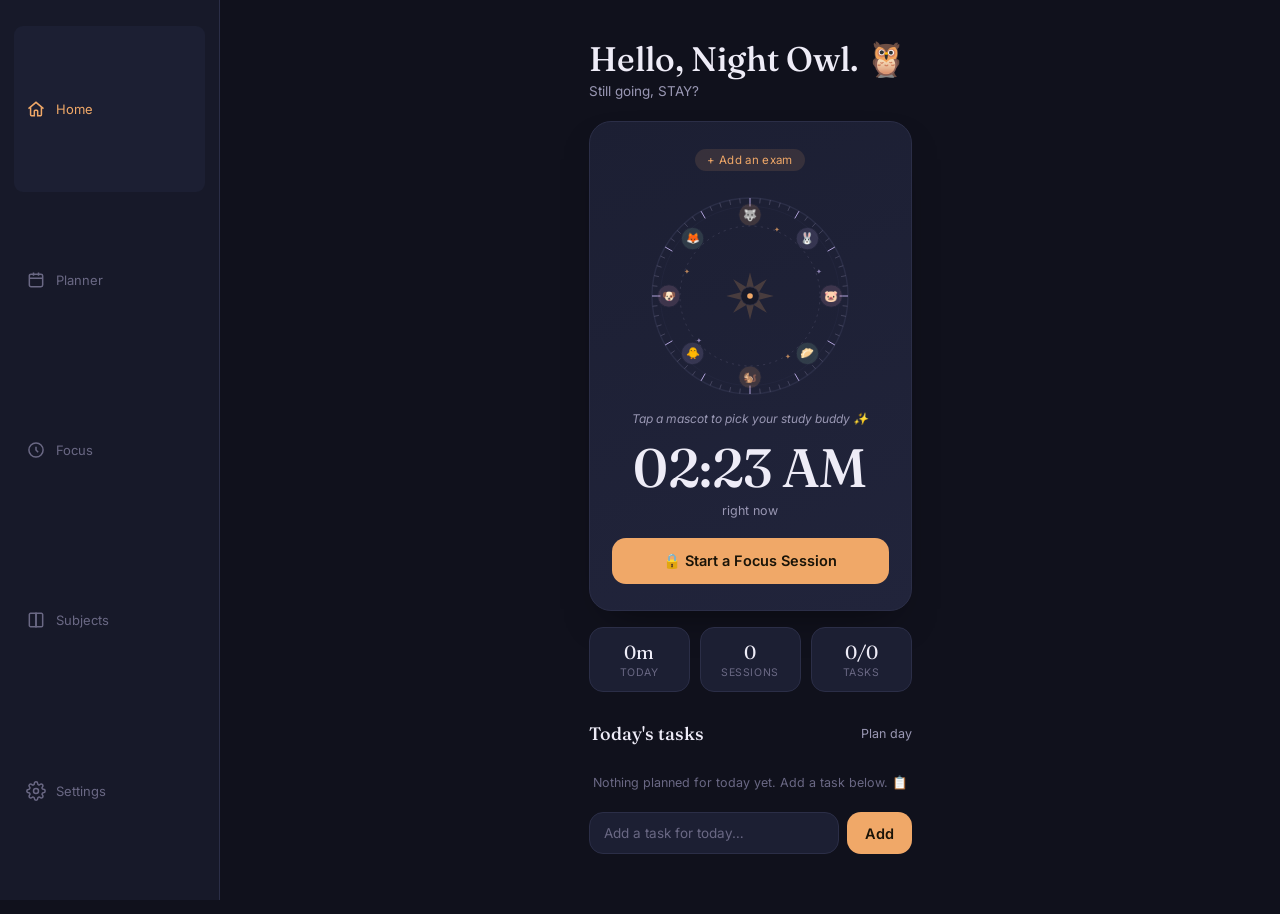
<file: index.html>
<!DOCTYPE html>
<html lang="en">
<head>
<meta charset="UTF-8">
<meta name="viewport" content="width=device-width, initial-scale=1, viewport-fit=cover">
<title>STAY Room — Study, Focus, Grow</title>
<meta name="theme-color" content="#10111c">
<link rel="manifest" href="manifest.json">
<link rel="icon" href="icon-192.png">
<link rel="apple-touch-icon" href="icon-192.png">
<link rel="stylesheet" href="style.css">
</head>
<body data-theme="dark">
<div id="rotatePrompt">
  <div class="rotate-icon">📱↻</div>
  <p>STAY Room is made for landscape.<br>Rotate your device to continue 🔄</p>
</div>

<div id="app">

  <!-- ============ SIDE / BOTTOM NAV ============ -->
  <nav id="bottomNav">
    <button class="nav-item active" data-view="home">
      <svg viewBox="0 0 24 24" fill="none" stroke="currentColor" stroke-width="1.8"><path d="M3 11.5 12 4l9 7.5"/><path d="M5.5 10v9a1 1 0 0 0 1 1H10v-5.5a1 1 0 0 1 1-1h2a1 1 0 0 1 1 1V20h3.5a1 1 0 0 0 1-1v-9"/></svg>
      <span>Home</span>
    </button>
    <button class="nav-item" data-view="planner">
      <svg viewBox="0 0 24 24" fill="none" stroke="currentColor" stroke-width="1.8"><rect x="4" y="5" width="16" height="15" rx="2"/><path d="M4 10h16M9 3v4M15 3v4"/></svg>
      <span>Planner</span>
    </button>
    <button class="nav-item" data-view="focus">
      <svg viewBox="0 0 24 24" fill="none" stroke="currentColor" stroke-width="1.8"><circle cx="12" cy="12" r="8.5"/><path d="M12 8v4l2.6 2.6"/></svg>
      <span>Focus</span>
    </button>
    <button class="nav-item" data-view="subjects">
      <svg viewBox="0 0 24 24" fill="none" stroke="currentColor" stroke-width="1.8"><path d="M4 5.5A1.5 1.5 0 0 1 5.5 4H12v16H5.5A1.5 1.5 0 0 1 4 18.5v-13Z"/><path d="M20 5.5A1.5 1.5 0 0 0 18.5 4H12v16h6.5a1.5 1.5 0 0 0 1.5-1.5v-13Z"/></svg>
      <span>Subjects</span>
    </button>
    <button class="nav-item" data-view="settings">
      <svg viewBox="0 0 24 24" fill="none" stroke="currentColor" stroke-width="1.8"><circle cx="12" cy="12" r="3"/><path d="M19.4 15a1.65 1.65 0 0 0 .33 1.82l.06.06a2 2 0 1 1-2.83 2.83l-.06-.06a1.65 1.65 0 0 0-1.82-.33 1.65 1.65 0 0 0-1 1.51V21a2 2 0 1 1-4 0v-.09a1.65 1.65 0 0 0-1.08-1.51 1.65 1.65 0 0 0-1.82.33l-.06.06a2 2 0 1 1-2.83-2.83l.06-.06a1.65 1.65 0 0 0 .33-1.82 1.65 1.65 0 0 0-1.51-1H3a2 2 0 1 1 0-4h.09a1.65 1.65 0 0 0 1.51-1.08 1.65 1.65 0 0 0-.33-1.82l-.06-.06a2 2 0 1 1 2.83-2.83l.06.06a1.65 1.65 0 0 0 1.82.33H9a1.65 1.65 0 0 0 1-1.51V3a2 2 0 1 1 4 0v.09a1.65 1.65 0 0 0 1 1.51 1.65 1.65 0 0 0 1.82-.33l.06-.06a2 2 0 1 1 2.83 2.83l-.06.06a1.65 1.65 0 0 0-.33 1.82V9a1.65 1.65 0 0 0 1.51 1H21a2 2 0 1 1 0 4h-.09a1.65 1.65 0 0 0-1.51 1Z"/></svg>
      <span>Settings</span>
    </button>
  </nav>

  <div style="flex:1; display:flex; flex-direction:column;">
    <!-- ============ TOP HERO (mobile only) ============ -->
    <div class="top-hero">
      <img src="stay-room-bg.jpg" alt="">
      <div class="top-hero-content">
        <div class="brand-mark"><span class="dot"></span><span>STAY ROOM</span></div>
        <div class="mode-chip" id="modeChipTop">⭐ STAY Mode</div>
      </div>
    </div>

    <main>

      <!-- ============ HOME VIEW ============ -->
      <section class="view active" id="view-home">
        <div class="greeting">
          <h1 id="greetingText">Good evening, STAY.</h1>
          <p id="dateText">Loading date…</p>
        </div>

        <div class="focus-card">
          <span class="subj-tag" id="nextExamTag" style="cursor:pointer;">No exam added yet</span>

          <div class="compass-wrap">
            <svg id="compassSvg" viewBox="0 0 300 300" class="compass-svg" aria-hidden="true">
              <circle class="compass-ring-outer" cx="150" cy="150" r="140"/>
              <circle class="compass-ring-inner" cx="150" cy="150" r="128"/>
              <g id="compassTicks"></g>

              <!-- dashed starry orbit -->
              <circle class="compass-orbit" cx="150" cy="150" r="100"/>
              <g class="orbit-stars">
                <text x="184.2" y="59" class="orbit-star amber">✦</text>
                <text x="244.0" y="118.8" class="orbit-star lav">✦</text>
                <text x="200" y="239.6" class="orbit-star amber">✦</text>
                <text x="73.4" y="217.3" class="orbit-star lav">✦</text>
                <text x="56.0" y="118.8" class="orbit-star amber">✦</text>
              </g>

              <!-- central star core -->
              <path class="compass-star" d="M150,116 L155.4,137.1 L174.0,126.0 L162.9,144.6 L184,150 L162.9,155.4 L174.0,174.0 L155.4,162.9 L150,184 L144.6,162.9 L126.0,174.0 L137.1,155.4 L116,150 L137.1,144.6 L126.0,126.0 L144.6,137.1 Z"/>
              <circle class="compass-star-core" cx="150" cy="150" r="13"/>

              <g id="compassNodes"></g>

              <g id="compassHands">
                <g id="hourHand" class="hand hour-hand"><path d="M150,150 L144.5,129 L150,96 L155.5,129 Z"/></g>
                <g id="minuteHand" class="hand minute-hand"><path d="M150,150 L146.5,118 L150,66 L153.5,118 Z"/></g>
                <line id="secondHand" class="hand second-hand" x1="150" y1="150" x2="150" y2="58"/>
              </g>
              <circle cx="150" cy="150" r="4" class="hand-pivot"/>
            </svg>
          </div>
          <div class="buddy-quote" id="buddyQuote">Tap a mascot to pick your study buddy ✨</div>

          <div class="big-time" id="liveClock">--:--</div>
          <div class="sub-label">right now</div>
          <button class="btn-primary" data-goto="focus">🔒 Start a Focus Session</button>
        </div>

        <div class="exam-editor" id="examEditor" style="display:none;">
          <span class="field-label">Exam name</span>
          <input class="text-input" id="examLabelInput" placeholder="e.g. Chemistry Board Exam">
          <span class="field-label" style="margin-top:12px;">Exam date</span>
          <input class="text-input" id="examDateInput" type="date">
          <div style="display:flex; gap:8px; margin-top:14px;">
            <button class="btn-primary" style="margin:0;" id="examSaveBtn">Save</button>
            <button class="focus-btn" id="examRemoveBtn">Remove</button>
          </div>
        </div>

        <div class="stat-row">
          <div class="stat-pill"><div class="n" id="statToday">0m</div><div class="l">Today</div></div>
          <div class="stat-pill"><div class="n" id="statSessions">0</div><div class="l">Sessions</div></div>
          <div class="stat-pill"><div class="n" id="statTasks">0/0</div><div class="l">Tasks</div></div>
        </div>

        <div class="section-head">
          <h2>Today's tasks</h2>
          <button data-goto="planner">Plan day</button>
        </div>
        <div id="taskList"></div>
        <div style="display:flex; gap:8px; margin-top:4px;">
          <input class="text-input" id="quickTaskInput" placeholder="Add a task for today…">
          <button class="btn-primary" style="width:auto; padding:0 18px; margin:0;" id="quickTaskAdd">Add</button>
        </div>
      </section>

      <!-- ============ FOCUS VIEW ============ -->
      <section class="view" id="view-focus">
        <div class="greeting"><h1>Focus Room</h1><p>Set it up, then disappear into it.</p></div>

        <div class="focus-setup">
          <div>
            <span class="field-label">Subject</span>
            <input class="text-input" id="focusSubject" placeholder="e.g. Physics">
          </div>
          <div>
            <span class="field-label">Topic / goal (optional)</span>
            <input class="text-input" id="focusTopic" placeholder="e.g. Electrostatics — finish NCERT Qs">
          </div>
          <div>
            <span class="field-label">Duration</span>
            <div class="chip-row" id="durationChips">
              <button class="chip" data-min="15">15 min</button>
              <button class="chip" data-min="25">25 min</button>
              <button class="chip selected" data-min="45">45 min</button>
              <button class="chip" data-min="60">60 min</button>
              <button class="chip" data-min="90">90 min</button>
            </div>
          </div>
          <div>
            <span class="field-label">Study audio</span>
            <div class="chip-row" id="audioChips">
              <button class="chip selected" data-audio="silent">🔇 Silent</button>
              <button class="chip" data-audio="loud">🔊 Loud study</button>
              <button class="chip" data-audio="own">🎧 My own music</button>
            </div>
          </div>

          <div>
            <span class="field-label">Ambient sounds</span>
            <div class="ambient-sliders">
              <div class="ambient-row">
                <span>🌧️ Gentle rain</span>
                <input type="range" id="rainVolume" min="0" max="100" value="0">
              </div>
              <div class="ambient-row">
                <span>✨ Deep space hum</span>
                <input type="range" id="spaceVolume" min="0" max="100" value="0">
              </div>
              <div class="ambient-row">
                <span>☕ Café ambiance</span>
                <input type="range" id="cafeVolume" min="0" max="100" value="0">
              </div>
            </div>
          </div>

          <button class="btn-primary" id="beginFocusBtn">Begin Session</button>
        </div>
      </section>

      <!-- ============ SUBJECTS VIEW ============ -->
      <section class="view" id="view-subjects">
        <div class="greeting"><h1>Subjects</h1><p>Your subjects, your system — add whatever you're studying.</p></div>

        <div style="display:flex; gap:8px; margin:18px 0;">
          <input class="text-input" id="subjectInput" placeholder="Add a subject…">
          <button class="btn-primary" style="width:auto; padding:0 18px; margin:0;" id="subjectAdd">Add</button>
        </div>

        <div id="subjectList"></div>
      </section>

      <!-- ============ PLANNER VIEW ============ -->
      <section class="view" id="view-planner">
        <div class="greeting"><h1>Planner</h1><p>Plan just today, in four easy parts. If the day changes, plan again, not start over.</p></div>

        <div class="date-bar">
          <button class="icon-btn" id="datePrev" aria-label="Previous day">‹</button>
          <input type="date" class="text-input date-input" id="dateInput">
          <button class="icon-btn" id="dateNext" aria-label="Next day">›</button>
          <button class="chip" id="dateToday">Today</button>
        </div>
        <div class="date-line" id="dateLine"></div>

        <div class="card-lite">
          <span class="field-label">Energy today</span>
          <div class="chip-row" id="energyChips">
            <button class="chip" data-energy="low">🌱 Low</button>
            <button class="chip" data-energy="medium">⚡ Medium</button>
            <button class="chip" data-energy="high">🔥 High</button>
            <button class="chip" id="restToggle">🛌 Rest day</button>
          </div>
          <div class="energy-note" id="energyNote"></div>
        </div>

        <div class="card-lite">
          <span class="field-label">Add to your plan</span>
          <input class="text-input" id="planTitle" placeholder="e.g. Revise Electrostatics">
          <div class="composer-row">
            <select class="text-input" id="planSection" aria-label="Part of the day"></select>
            <select class="text-input" id="planSize" aria-label="Task length">
              <option value="short">Short · 15m</option>
              <option value="medium" selected>Medium · 30m</option>
              <option value="long">Long · 1h</option>
            </select>
          </div>
          <div class="composer-row">
            <select class="text-input" id="planKind" aria-label="Type">
              <option value="task">Task</option>
              <option value="revision">Revision</option>
              <option value="assignment">Assignment</option>
            </select>
            <select class="text-input" id="planSubject" aria-label="Subject"></select>
          </div>
          <div id="planDeadlineRow" style="display:none; margin-top:8px;">
            <span class="field-label">Deadline</span>
            <input type="date" class="text-input" id="planDeadline">
          </div>
          <button class="btn-primary" id="planAddBtn" style="margin-top:12px;">Add to plan</button>
        </div>

        <div id="sectionList" style="margin-top:14px;"></div>

        <div class="section-head"><h2>📌 Pending</h2></div>
        <div id="pendingList"></div>

        <div class="section-head"><h2>📅 Deadlines</h2></div>
        <div id="deadlineList"></div>

        <div class="section-head"><h2>📔 Diary and reflection</h2></div>
        <div class="card-lite">
          <span class="field-label">How was today?</span>
          <div class="mood-row" id="moodRow"></div>
          <span class="field-label" style="margin-top:14px;">What happened today</span>
          <textarea class="text-input diary-text" id="diaryHappened" rows="3" placeholder="A few lines is plenty…"></textarea>
          <span class="field-label" style="margin-top:12px;">One thing I'm grateful for</span>
          <textarea class="text-input diary-text" id="diaryGrateful" rows="2"></textarea>
          <span class="field-label" style="margin-top:12px;">What I'd like to improve tomorrow</span>
          <textarea class="text-input diary-text" id="diaryImprove" rows="2"></textarea>
        </div>

        <div class="section-head"><h2>🌱 Gentle progress</h2></div>
        <div class="card-lite" id="progressCard"></div>
      </section>

      <!-- ============ SETTINGS VIEW ============ -->
      <section class="view" id="view-settings">
        <div class="greeting"><h1>Settings</h1><p>Made with 🌷, kept on your device.</p></div>

        <div class="settings-group" style="margin-top:18px;">
          <div class="settings-row">
            <div>
              <div class="settings-row-label">STAY Mode ⭐</div>
              <div class="settings-row-desc">Fandom flavor: themes, mascots, easter eggs</div>
            </div>
            <button class="toggle on" id="toggleStayMode"></button>
          </div>
          <div class="settings-row">
            <div>
              <div class="settings-row-label">Light appearance</div>
              <div class="settings-row-desc">Switch off Night Study for a lighter look</div>
            </div>
            <button class="toggle" id="toggleTheme"></button>
          </div>
        </div>

        <div class="settings-group">
          <div class="settings-row">
            <div>
              <div class="settings-row-label">Your name</div>
              <div class="settings-row-desc">Used only for your greeting</div>
            </div>
            <input class="text-input" id="nameInput" style="width:120px; padding:8px 10px; text-align:right;" placeholder="STAY">
          </div>
        </div>

        <div class="settings-group">
          <div class="settings-row">
            <div>
              <div class="settings-row-label">Export my data</div>
              <div class="settings-row-desc">Download a backup file</div>
            </div>
            <button id="exportBtn" style="font-size:13px; color:var(--amber); font-weight:600;">Export</button>
          </div>
          <div class="settings-row">
            <div>
              <div class="settings-row-label">Clear my data</div>
              <div class="settings-row-desc">Removes everything stored on this device</div>
            </div>
            <button class="danger-btn" id="clearDataBtn">Clear</button>
          </div>
        </div>

        <p class="settings-note">🔏 Your study data — tasks, subjects, sessions, notes — stays stored locally on this device. Nothing is uploaded to a server. This is an independent fan-made project and is not affiliated with, endorsed by, or officially connected to Stray Kids or JYP Entertainment.</p>

        <div class="section-head" style="margin-top:26px;"><h2>🌷 About the Creator</h2></div>
        <div class="creator-card">
          <div class="creator-avatar">🌸</div>
          <p class="creator-hi">Hiii!! I'm Tulika (aka Tuli 🌸)</p>
          <p class="creator-bio">I made STAY ROOM as a little fan-made project for STAYs. 🐰💗</p>
          <div class="creator-links">
            <a href="https://youtube.com/@minberrydiary?si=9-ykiPeArmCa72M3" target="_blank" rel="noopener">📺 YouTube — @minberrydiary</a>
            <a href="https://www.tiktok.com/@_.minberry_" target="_blank" rel="noopener">📱 TikTok — @_.minberry_</a>
            <a href="https://www.instagram.com/changbins_big.bakery" target="_blank" rel="noopener">📸 Instagram — @changbins_big.bakery</a>
            <a href="https://www.instagram.com/.minberry" target="_blank" rel="noopener">📸 Instagram (personal) — @.minberry</a>
          </div>
          <p class="creator-sign">Made with a little creativity, a lot of STAY love, and one very determined Tulika. 🌷💗</p>
        </div>

        <div class="version-tag">STAY ROOM · v1.0.0</div>
      </section>

    </main>
  </div>
</div>

<!-- ============ DEEP FOCUS OVERLAY ============ -->
<div id="focusOverlay">
  <button class="focus-exit" id="exitFocusBtn">End session ✕</button>
  <div class="focus-subject" id="ofSubject">SUBJECT</div>
  <div class="focus-topic" id="ofTopic">Topic</div>
  <div class="focus-timer" id="ofTimer">45:00</div>
  <div class="focus-bar"><div class="focus-bar-fill" id="ofBar"></div></div>
  <div class="focus-controls">
    <button class="focus-btn" id="ofPauseBtn">Pause</button>
    <button class="focus-btn primary" id="ofFinishBtn">Finish early</button>
  </div>
</div>

<!-- ============ SHEETS ============ -->
<div class="sheet-backdrop" id="moveSheet">
  <div class="sheet">
    <div class="sheet-title" id="moveTitle">Plan again</div>
    <p class="sheet-sub">Where should it go? The day keeps going. ✨</p>
    <div id="moveOptions"></div>
    <div class="move-date">
      <input type="date" class="text-input" id="moveDate">
      <button class="sheet-option" id="moveDateBtn" style="margin:0; width:auto; white-space:nowrap;">📅 Another day</button>
    </div>
    <button class="sheet-option" id="movePendingBtn">📌 Leave in pending</button>
    <button class="sheet-cancel" data-close-sheet="moveSheet">Cancel</button>
  </div>
</div>

<div class="sheet-backdrop" id="editTaskSheet">
  <div class="sheet">
    <div class="sheet-title">Edit task</div>
    <input class="text-input" id="etTitle" placeholder="Task name">
    <div class="composer-row">
      <select class="text-input" id="etSize">
        <option value="short">Short · 15m</option>
        <option value="medium">Medium · 30m</option>
        <option value="long">Long · 1h</option>
      </select>
      <select class="text-input" id="etKind">
        <option value="task">Task</option>
        <option value="revision">Revision</option>
        <option value="assignment">Assignment</option>
      </select>
    </div>
    <div class="composer-row"><select class="text-input" id="etSubject"></select></div>
    <span class="field-label" style="margin-top:10px;">Deadline (optional)</span>
    <input type="date" class="text-input" id="etDeadline">
    <button class="btn-primary" id="etSave">Save</button>
    <button class="sheet-cancel" data-close-sheet="editTaskSheet">Cancel</button>
  </div>
</div>

<div class="sheet-backdrop" id="editSectionSheet">
  <div class="sheet">
    <div class="sheet-title">Edit this part of the day</div>
    <p class="sheet-sub">Wake up late? Rename it and shift the start time. It's your day.</p>
    <div class="composer-row">
      <input class="text-input" id="esEmoji" maxlength="4" style="max-width:70px; text-align:center;" placeholder="☀️">
      <input class="text-input" id="esName" placeholder="Name">
    </div>
    <span class="field-label" style="margin-top:10px;">Ideas for this part</span>
    <input class="text-input" id="esHint" placeholder="Wake up · Breakfast · Study">
    <span class="field-label" style="margin-top:10px;">Starts around (hour, 0 to 23)</span>
    <input class="text-input" id="esStart" type="number" min="0" max="23">
    <button class="btn-primary" id="esSave">Save</button>
    <button class="sheet-cancel" id="esReset">Reset all four to defaults</button>
    <button class="sheet-cancel" data-close-sheet="editSectionSheet">Cancel</button>
  </div>
</div>

<div id="toast"></div>

<script src="app.js"></script>
</body>
</html>
</file>
<file: style.css>
@import url('https://fonts.googleapis.com/css2?family=Fraunces:opsz,wght@9..144,400;9..144,500;9..144,600&family=Inter:wght@400;500;600;700&display=swap');

:root{
  --bg: #10111c;
  --bg-elevated: #171929;
  --card: #1c1f33;
  --card-soft: #21243b;
  --border: #2b2e47;
  --text: #eeecf7;
  --text-dim: #9997b3;
  --text-faint: #6a6884;
  --amber: #f0a868;
  --amber-dim: #a97b52;
  --lavender: #b6a6e0;
  --pink: #e2a0c2;
  --green: #8fc9a9;
  --danger: #e08a8a;
  --radius-lg: 22px;
  --radius-md: 14px;
  --radius-sm: 9px;
  --shadow: 0 18px 40px -20px rgba(0,0,0,0.55);
  --font-display: 'Fraunces', serif;
  --font-body: 'Inter', sans-serif;
}

[data-theme="light"]{
  --bg: #f3efe6;
  --bg-elevated: #ffffff;
  --card: #ffffff;
  --card-soft: #ece5d6;
  --border: #ddd4c0;
  --text: #241f2e;
  --text-dim: #6b6478;
  --text-faint: #9a94a8;
  --amber: #c97a3a;
  --amber-dim: #e0a868;
  --lavender: #7a63b8;
  --shadow: 0 18px 40px -24px rgba(80,60,30,0.35);
}

*{box-sizing:border-box; margin:0; padding:0;}
html,body{height:100%;}
body{
  font-family: var(--font-body);
  background: var(--bg);
  color: var(--text);
  -webkit-font-smoothing: antialiased;
  overflow-x: hidden;
  transition: background .35s ease, color .35s ease;
}
button{font-family:inherit; cursor:pointer; border:none; background:none; color:inherit;}
input, select{font-family:inherit; color:inherit;}
::selection{background: var(--amber); color:#10111c;}
@media (prefers-reduced-motion: reduce){
  *{animation-duration:.001ms !important; transition-duration:.001ms !important;}
}

/* ---------- Rotate prompt (phones only) ---------- */
#rotatePrompt{
  display:none;
}
@media (max-width: 900px) and (orientation: portrait){
  #rotatePrompt{
    display:flex; flex-direction:column; align-items:center; justify-content:center;
    position:fixed; inset:0; z-index:999;
    background: var(--bg); color: var(--text); text-align:center; padding: 40px;
  }
  #app{ display:none; }
}
#rotatePrompt .rotate-icon{
  font-size: 40px; margin-bottom: 16px;
  animation: rotateHint 1.8s ease-in-out infinite;
}
#rotatePrompt p{ font-size: 14px; color: var(--text-dim); line-height:1.6; }
@keyframes rotateHint{
  0%, 100%{ transform: rotate(0deg); }
  50%{ transform: rotate(-90deg); }
}

/* ---------- App shell ---------- */
#app{
  max-width: 1180px;
  margin: 0 auto;
  min-height: 100vh;
  display: flex;
  flex-direction: column;
}

.top-hero{
  position: relative;
  overflow: hidden;
  border-radius: 0 0 var(--radius-lg) var(--radius-lg);
  min-height: 180px;
}
.top-hero img{
  width:100%; height:100%; object-fit: cover;
  position:absolute; inset:0;
  filter: brightness(.55) saturate(1.05);
}
.top-hero::after{
  content:"";
  position:absolute; inset:0;
  background: linear-gradient(180deg, rgba(16,17,28,0.15) 0%, var(--bg) 96%);
}
.top-hero-content{
  position:relative; z-index:2;
  padding: 18px 20px 40px;
  display:flex; align-items:center; justify-content:space-between;
}
.brand-mark{
  display:flex; align-items:center; gap:10px;
}
.brand-mark .dot{
  width:8px; height:8px; border-radius:50%;
  background: var(--amber);
  box-shadow: 0 0 10px 2px var(--amber);
}
.brand-mark span{
  font-family: var(--font-display);
  font-size: 15px;
  letter-spacing: .04em;
  color: var(--text);
}
.mode-chip{
  font-size: 11px;
  padding: 5px 11px;
  border-radius: 100px;
  background: rgba(255,255,255,0.08);
  backdrop-filter: blur(6px);
  color: var(--text);
  border: 1px solid rgba(255,255,255,0.14);
}

main{
  flex:1;
  padding: 0 20px 100px;
}

.view{ display:none; animation: rise .35s ease; }
.view.active{ display:block; }
@keyframes rise{ from{opacity:0; transform:translateY(8px);} to{opacity:1; transform:translateY(0);} }

/* ---------- Home ---------- */
.greeting{
  margin-top: -26px;
  position:relative; z-index: 3;
}
.greeting h1{
  font-family: var(--font-display);
  font-weight: 500;
  font-size: clamp(26px, 4vw, 34px);
  line-height: 1.15;
}
.greeting p{
  color: var(--text-dim);
  font-size: 13.5px;
  margin-top: 4px;
}

.exam-editor{
  background: var(--card);
  border: 1px solid var(--border);
  border-radius: var(--radius-md);
  padding: 16px;
  margin-top: 12px;
}

.focus-card{
  margin-top: 22px;
  background: linear-gradient(160deg, var(--card) 0%, var(--card-soft) 100%);
  border: 1px solid var(--border);
  border-radius: var(--radius-lg);
  padding: 26px 22px;
  box-shadow: var(--shadow);
  text-align:center;
}
.focus-card .subj-tag{
  display:inline-block;
  font-size: 11.5px;
  letter-spacing:.03em;
  color: var(--amber);
  background: rgba(240,168,104,0.12);
  padding: 4px 12px;
  border-radius: 100px;
  margin-bottom: 14px;
}
.focus-card .big-time{
  font-family: var(--font-display);
  font-size: clamp(40px, 9vw, 54px);
  font-weight: 500;
  letter-spacing: -0.01em;
}
.focus-card .sub-label{
  color: var(--text-dim);
  font-size: 12.5px;
  margin-top: 2px;
}
.btn-primary{
  margin-top: 20px;
  width:100%;
  padding: 14px;
  border-radius: var(--radius-md);
  background: var(--amber);
  color: #1a1408;
  font-weight: 600;
  font-size: 14.5px;
  transition: transform .15s ease, filter .15s ease;
}
.btn-primary:active{ transform: scale(.98); }
.btn-primary:hover{ filter: brightness(1.06); }

.stat-row{
  display:grid; grid-template-columns: repeat(3,1fr);
  gap: 10px; margin-top: 16px;
}
.stat-pill{
  background: var(--card);
  border: 1px solid var(--border);
  border-radius: var(--radius-md);
  padding: 12px 10px;
  text-align:center;
}
.stat-pill .n{ font-family: var(--font-display); font-size: 19px; }
.stat-pill .l{ font-size: 10.5px; color: var(--text-faint); margin-top: 2px; text-transform: uppercase; letter-spacing:.05em; }

.section-head{
  display:flex; align-items:center; justify-content:space-between;
  margin: 30px 0 12px;
}
.section-head h2{
  font-family: var(--font-display);
  font-weight: 500;
  font-size: 18px;
}
.section-head button{
  font-size: 12.5px; color: var(--text-dim);
}

.task-row{
  display:flex; align-items:center; gap: 12px;
  background: var(--card);
  border: 1px solid var(--border);
  border-radius: var(--radius-md);
  padding: 13px 14px;
  margin-bottom: 9px;
}
.task-row.done{ opacity:.5; }
.task-row.done .task-title{ text-decoration: line-through; }
.check{
  width:20px; height:20px; border-radius:7px;
  border: 1.5px solid var(--text-faint);
  flex-shrink:0;
  display:flex; align-items:center; justify-content:center;
  font-size: 12px;
  transition: all .15s ease;
}
.task-row.done .check{ background: var(--green); border-color: var(--green); color:#0e2318; }
.task-title{ font-size: 13.5px; flex:1; }
.task-subject{ font-size: 11px; color: var(--text-faint); }
.empty-note{
  color: var(--text-faint); font-size: 12.5px;
  padding: 18px 4px; text-align:center;
}

/* ---------- Focus Room ---------- */
.focus-setup{
  display:flex; flex-direction:column; gap: 16px;
  margin-top: 18px;
}
.field-label{
  font-size: 11.5px; text-transform: uppercase; letter-spacing:.06em;
  color: var(--text-faint); margin-bottom: 8px; display:block;
}
.chip-row{ display:flex; flex-wrap:wrap; gap:8px; }
.chip{
  padding: 9px 15px;
  border-radius: 100px;
  background: var(--card);
  border: 1px solid var(--border);
  font-size: 13px;
  color: var(--text-dim);
}
.chip.selected{
  background: var(--amber);
  color: #1a1408;
  border-color: var(--amber);
  font-weight: 600;
}
.text-input{
  width:100%; padding: 12px 14px;
  background: var(--card);
  border: 1px solid var(--border);
  border-radius: var(--radius-md);
  font-size: 13.5px;
  color: var(--text);
}
.text-input::placeholder{ color: var(--text-faint); }

/* Deep focus overlay */
#focusOverlay{
  position: fixed; inset:0; z-index: 50;
  background: var(--bg);
  display:none;
  flex-direction:column; align-items:center; justify-content:center;
  text-align:center;
  gap: 6px;
}
#focusOverlay.active{ display:flex; }
.focus-subject{
  font-size: 12.5px; letter-spacing:.08em; text-transform:uppercase;
  color: var(--text-faint);
}
.focus-topic{
  font-family: var(--font-display);
  font-size: clamp(20px, 4vw, 26px);
  color: var(--text-dim);
  margin-bottom: 18px;
}
.focus-timer{
  font-family: var(--font-display);
  font-size: clamp(56px, 14vw, 96px);
  font-weight: 500;
  letter-spacing: -0.02em;
  font-variant-numeric: tabular-nums;
}
.focus-bar{
  width: 200px; height:3px; border-radius:2px;
  background: var(--border);
  margin: 22px 0 26px;
  overflow:hidden;
}
.focus-bar-fill{ height:100%; background: var(--amber); width:0%; transition: width 1s linear; }
.focus-controls{ display:flex; gap:14px; }
.focus-btn{
  padding: 11px 22px;
  border-radius: 100px;
  border: 1px solid var(--border);
  font-size: 13px; color: var(--text-dim);
}
.focus-btn.primary{ background: var(--amber); color:#1a1408; border-color: var(--amber); font-weight:600; }
.focus-exit{
  position:absolute; top:22px; right:22px;
  font-size: 12px; color: var(--text-faint);
}

/* ---------- Subjects ---------- */
.subject-card{
  background: var(--card);
  border: 1px solid var(--border);
  border-radius: var(--radius-md);
  padding: 15px;
  margin-bottom: 10px;
}
.subject-top{ display:flex; align-items:center; justify-content:space-between; }
.subject-name{ font-size: 14.5px; font-weight:600; }
.subject-pct{ font-size: 12px; color: var(--amber); }
.progress-track{
  height:5px; border-radius:3px; background: var(--card-soft);
  margin-top:10px; overflow:hidden;
}
.progress-fill{ height:100%; background: var(--lavender); }

/* ---------- Settings ---------- */
.settings-group{
  background: var(--card);
  border: 1px solid var(--border);
  border-radius: var(--radius-md);
  margin-bottom: 16px;
  overflow:hidden;
}
.settings-row{
  display:flex; align-items:center; justify-content:space-between;
  padding: 15px 16px;
  border-bottom: 1px solid var(--border);
}
.settings-row:last-child{ border-bottom:none; }
.settings-row-label{ font-size: 13.5px; }
.settings-row-desc{ font-size: 11.5px; color: var(--text-faint); margin-top:2px; }
.toggle{
  width: 42px; height: 24px; border-radius: 100px;
  background: var(--border);
  position:relative;
  transition: background .2s ease;
  flex-shrink:0;
}
.toggle.on{ background: var(--amber); }
.toggle::after{
  content:"";
  position:absolute; top:3px; left:3px;
  width:18px; height:18px; border-radius:50%;
  background: var(--bg-elevated);
  transition: transform .2s ease;
}
.toggle.on::after{ transform: translateX(18px); }
.settings-note{
  font-size: 11.5px; color: var(--text-faint);
  line-height:1.6; padding: 4px 2px 0;
}
.danger-btn{
  color: var(--danger); font-size: 13px; font-weight:500;
}
/* ---------- Compass clock ---------- */
.compass-wrap{
  display:flex; justify-content:center;
  margin: 6px 0 10px;
}
.compass-svg{ width: 210px; height: 210px; max-width:100%; }
.compass-ring-outer{ fill:none; stroke: var(--border); stroke-width:2; }
.compass-ring-inner{ fill:none; stroke: var(--border); stroke-width:1; opacity:.55; }
.compass-orbit{ fill:none; stroke: var(--text-faint); stroke-width: 1; stroke-dasharray: 3 6; opacity: .45; }
.orbit-star{ font-size: 10px; opacity: .75; }
.orbit-star.amber{ fill: var(--amber); }
.orbit-star.lav{ fill: var(--lavender); }
.compass-star{ fill: var(--amber-dim); opacity: .3; }
.compass-star-core{ fill: var(--bg-elevated); stroke: var(--border); stroke-width: 1; }
.tick-major{ stroke: var(--lavender); stroke-width:1.4; }
.tick-minor{ stroke: var(--text-faint); stroke-width:.7; }
.hand{ transform-origin: 150px 150px; transition: transform .2s cubic-bezier(.4,2,.4,1); }
.hour-hand path{ fill: var(--text); }
.minute-hand path{ fill: var(--text); }
.second-hand{ stroke: var(--amber); stroke-width:1.4; stroke-linecap: round; }
.hand-pivot{ fill: var(--amber); }
.compass-node{ cursor:pointer; }
.compass-node .node-bg{
  fill: var(--card); stroke: var(--border); stroke-width:1.2;
  transition: fill .2s ease, stroke .2s ease, stroke-width .2s ease;
}
.compass-node.selected .node-bg{
  stroke: var(--amber); stroke-width:2; fill: rgba(240,168,104,0.16);
}
.compass-node text{ pointer-events:none; }
.buddy-quote{
  text-align:center; font-size: 12px; color: var(--text-dim);
  font-style: italic; min-height: 15px; margin-bottom: 8px;
}

/* ---------- Ambient sound sliders ---------- */
.ambient-sliders{ display:flex; flex-direction:column; gap: 13px; }
.ambient-row{
  display:flex; align-items:center; justify-content:space-between; gap: 14px;
  font-size: 12.5px; color: var(--text-dim);
}
.ambient-row input[type="range"]{
  width: 140px; accent-color: var(--amber);
}

.creator-card{
  background: linear-gradient(160deg, var(--card) 0%, var(--card-soft) 100%);
  border: 1px solid var(--border);
  border-radius: var(--radius-lg);
  padding: 22px 20px;
  text-align: center;
}
.creator-avatar{
  width:46px; height:46px; margin:0 auto 10px;
  border-radius: 50%;
  background: rgba(240,168,104,0.14);
  display:flex; align-items:center; justify-content:center;
  font-size: 20px;
}
.creator-hi{ font-size: 14px; font-weight:600; }
.creator-bio{ font-size: 12.5px; color: var(--text-dim); margin-top:4px; }
.creator-links{
  display:flex; flex-direction:column; gap:8px;
  margin: 16px 0 14px;
}
.creator-links a{
  display:block;
  font-size: 12.5px;
  color: var(--text);
  background: var(--bg-elevated);
  border: 1px solid var(--border);
  border-radius: var(--radius-sm);
  padding: 10px 12px;
  text-decoration: none;
  transition: border-color .15s ease, transform .15s ease;
}
.creator-links a:hover{ border-color: var(--amber); transform: translateY(-1px); }
.creator-sign{ font-size: 11.5px; color: var(--text-faint); line-height:1.6; }

.version-tag{
  text-align:center; color: var(--text-faint); font-size:11px;
  margin: 20px 0 6px;
}

/* ---------- Bottom nav ---------- */
nav#bottomNav{
  position: fixed; bottom:0; left:0; right:0; z-index: 30;
  background: var(--bg-elevated);
  border-top: 1px solid var(--border);
  display:flex;
}
nav#bottomNav .nav-item{
  flex:1; display:flex; flex-direction:column; align-items:center; gap:4px;
  padding: 11px 0 calc(9px + env(safe-area-inset-bottom));
  font-size: 10.5px;
  color: var(--text-faint);
}
nav#bottomNav .nav-item.active{ color: var(--amber); }
nav#bottomNav .nav-item svg{ width:20px; height:20px; }

/* ---------- Desktop ---------- */
@media (min-width: 860px){
  #app{ flex-direction: row; max-width: none; }
  .top-hero{ display:none; }
  nav#bottomNav{
    position: sticky; top:0; left:0; height:100vh;
    width: 220px; flex-direction:column;
    border-top:none; border-right:1px solid var(--border);
    padding: 26px 14px; gap: 4px;
    align-items: stretch;
  }
  nav#bottomNav .nav-item{
    flex-direction:row; justify-content:flex-start; gap:10px;
    padding: 11px 12px; border-radius: var(--radius-sm);
    font-size: 13px;
  }
  nav#bottomNav .nav-item.active{ background: var(--card); }
  main{ flex:1; max-width: 640px; margin: 0 auto; padding: 40px 24px 60px; }
  .top-hero-content{ display:none; }
  .greeting{ margin-top:0; }
}

/* toast */
#toast{
  position: fixed; bottom: 90px; left:50%; transform: translateX(-50%) translateY(20px);
  background: var(--bg-elevated); border:1px solid var(--border);
  padding: 11px 18px; border-radius: 100px;
  font-size: 12.5px; z-index: 60;
  opacity:0; pointer-events:none;
  transition: all .25s ease;
}
#toast.show{ opacity:1; transform: translateX(-50%) translateY(0); }


/* ---------- Planner ---------- */
body{ color-scheme: dark; }
body[data-theme="light"]{ color-scheme: light; }
textarea.text-input{ resize: vertical; font-size: 13.5px; line-height: 1.5; }
select.text-input{ appearance: auto; }

.card-lite{
  background: var(--card); border: 1px solid var(--border);
  border-radius: var(--radius-md); padding: 14px; margin-top: 12px;
}
.date-bar{ display:flex; align-items:center; gap: 8px; margin-top: 16px; }
.date-bar .date-input{ flex:1; padding: 9px 12px; min-width:0; }
.icon-btn{
  width: 38px; height: 38px; border-radius: 11px; flex-shrink:0;
  background: var(--card); border: 1px solid var(--border);
  font-size: 18px; color: var(--text-dim);
}
.date-line{ font-size: 12.5px; color: var(--text-dim); margin-top: 8px; }
.energy-note{ font-size: 12px; color: var(--text-dim); margin-top: 10px; line-height: 1.5; }
.composer-row{ display:flex; gap: 8px; margin-top: 8px; }
.composer-row .text-input{ flex:1; min-width: 0; }
#planTitle{ margin-top: 2px; }

.plan-section{
  background: var(--card); border: 1px solid var(--border);
  border-radius: var(--radius-md); padding: 14px; margin-bottom: 12px;
}
.plan-section.current{ border-color: var(--amber); }
.plan-head{ display:flex; align-items:center; justify-content:space-between; }
.plan-title{ font-family: var(--font-display); font-size: 17px; }
.plan-count{ font-family: var(--font-body); font-size: 11.5px; color: var(--text-faint); margin-left: 6px; }
.plan-hint{ font-size: 11.5px; color: var(--text-faint); margin: 3px 0 10px; line-height: 1.5; }
.mini-btn{ width:30px; height:30px; border-radius: 9px; color: var(--text-faint); font-size: 14px; }
.mini-btn:hover{ background: var(--card-soft); }
.empty-note.small{ padding: 8px 4px; }

.ptask{
  display:flex; align-items:center; gap: 10px;
  background: var(--bg-elevated); border: 1px solid var(--border);
  border-radius: var(--radius-sm); padding: 10px 10px; margin-bottom: 8px;
}
.ptask.done{ opacity: .5; }
.ptask.done .task-title{ text-decoration: line-through; }
.ptask.done .check{ background: var(--green); border-color: var(--green); color:#0e2318; }
.ptask-body{ flex:1; min-width:0; }
.ptask-meta{ display:flex; flex-wrap:wrap; gap: 5px; margin-top: 5px; }
.tag{
  font-size: 10.5px; padding: 2px 8px; border-radius: 100px;
  background: var(--card-soft); color: var(--text-dim);
}
.tag.subj{ color: var(--lavender); }
.tag.due{ color: var(--amber); }
.ptask-actions{ display:flex; gap: 2px; flex-shrink:0; }
.ptask-actions button{
  min-width: 28px; height: 28px; padding: 0 6px; border-radius: 8px;
  font-size: 13px; color: var(--text-faint);
}
.ptask-actions button:hover{ background: var(--card-soft); color: var(--text); }

.plan-again{
  margin-top: 4px; width: 100%; padding: 10px; border-radius: var(--radius-sm);
  border: 1px dashed var(--amber); color: var(--amber);
  font-size: 12.5px; font-weight: 600;
}
.plan-again:hover{ background: rgba(240,168,104,0.08); }
.plan-nudge{ font-size: 11.5px; color: var(--text-faint); text-align:center; margin-top: 8px; }

.deadline-row{
  display:flex; align-items:center; justify-content:space-between; gap: 10px;
  background: var(--card); border: 1px solid var(--border);
  border-radius: var(--radius-md); padding: 12px 14px; margin-bottom: 8px;
}
.deadline-chip{
  font-size: 11.5px; color: var(--amber);
  background: rgba(240,168,104,0.12); padding: 4px 10px; border-radius: 100px; white-space: nowrap;
}

.mood-row{ display:flex; gap: 8px; }
.mood{
  flex:1; padding: 9px 0; font-size: 20px; border-radius: var(--radius-sm);
  background: var(--bg-elevated); border: 1px solid var(--border);
  transition: transform .15s ease, border-color .15s ease;
}
.mood.selected{ border-color: var(--amber); background: rgba(240,168,104,0.14); transform: translateY(-2px); }

.prog-row{ display:flex; align-items: baseline; gap: 10px; }
.prog-big{ font-family: var(--font-display); font-size: 28px; }
.prog-label{ font-size: 12.5px; color: var(--text-dim); }
.week-dots{ display:flex; justify-content: space-between; margin: 14px 0 10px; }
.week-dot{ display:flex; flex-direction:column; align-items:center; gap: 3px; color: var(--text-faint); font-size: 14px; }
.week-dot small{ font-size: 10px; }
.week-dot.on{ color: var(--amber); }
.week-dot.rest{ color: var(--lavender); }
.prog-note{ font-size: 11.5px; color: var(--text-faint); line-height: 1.6; }
.prog-msg{ font-size: 13px; color: var(--text); margin-top: 10px; }

/* ---------- Bottom sheets ---------- */
.sheet-backdrop{
  position: fixed; inset: 0; z-index: 70;
  background: rgba(0,0,0,0.55);
  display: none; align-items: flex-end; justify-content: center;
}
.sheet-backdrop.active{ display: flex; }
.sheet{
  width: min(480px, 100%); max-height: 92vh; overflow-y: auto;
  background: var(--bg-elevated); border: 1px solid var(--border);
  border-radius: var(--radius-lg) var(--radius-lg) 0 0;
  padding: 20px 18px calc(18px + env(safe-area-inset-bottom));
  animation: rise .25s ease;
}
.sheet-title{ font-family: var(--font-display); font-size: 19px; margin-bottom: 4px; }
.sheet-sub{ font-size: 12.5px; color: var(--text-dim); margin-bottom: 14px; line-height: 1.5; }
.sheet .btn-primary{ margin-top: 14px; }
.sheet-option{
  display:block; width:100%; text-align:left;
  padding: 13px 14px; margin-bottom: 8px; border-radius: var(--radius-md);
  background: var(--card); border: 1px solid var(--border); font-size: 13.5px;
}
.sheet-option:hover{ border-color: var(--amber); }
.sheet-cancel{ display:block; width:100%; padding: 12px; margin-top: 6px; font-size: 13px; color: var(--text-faint); }
.move-date{ display:flex; gap: 8px; margin-bottom: 8px; align-items:center; }
.move-date .text-input{ flex:1; min-width:0; }

@media (max-height: 520px){
  .sheet{ max-height: 96vh; }
}
</file>
